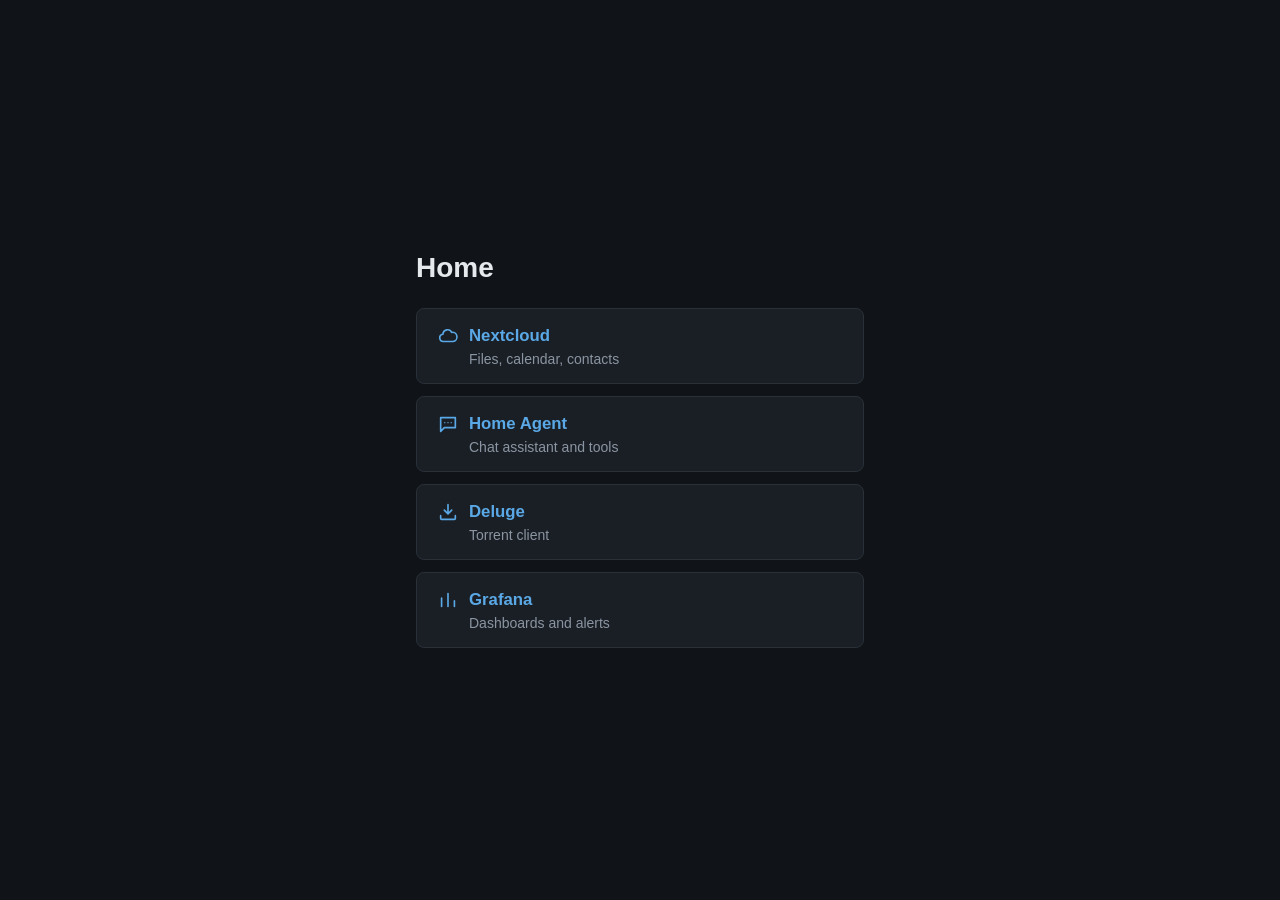
<file: files/index.html>
<!DOCTYPE html>
<html lang="en">
<head>
  <meta charset="utf-8">
  <meta name="viewport" content="width=device-width, initial-scale=1">
  <title>Home</title>
  <link rel="stylesheet" href="style.css">
</head>
<body>
  <main>
    <h1>Home</h1>
    <ul class="links">
      <li>
        <a href="https://nextcloud.jkandler.de/">
          <span class="icon" aria-hidden="true"><svg viewBox="0 0 24 24" fill="none" stroke="currentColor" stroke-width="1.8" stroke-linecap="round" stroke-linejoin="round"> <path d="M7 18a4 4 0 0 1-.5-7.97A5 5 0 0 1 16 8.05 4.5 4.5 0 0 1 17.5 18H7Z"/></svg></span>
          <span class="label">Nextcloud</span>
        </a>
        <span class="description">Files, calendar, contacts</span>
      </li>
      <li>
        <a href="https://ai.jkandler.de/">
          <span class="icon" aria-hidden="true"><svg viewBox="0 0 24 24" fill="none" stroke="currentColor" stroke-width="1.8" stroke-linecap="round" stroke-linejoin="round"> <path d="M4 5h16v11H8l-4 4V5Z"/> <circle cx="8.5" cy="10.5" r="0.75" fill="currentColor" stroke="none"/> <circle cx="12" cy="10.5" r="0.75" fill="currentColor" stroke="none"/> <circle cx="15.5" cy="10.5" r="0.75" fill="currentColor" stroke="none"/> </svg></span>
          <span class="label">Home Agent</span>
        </a>
        <span class="description">Chat assistant and tools</span>
      </li>
      <li>
        <a href="https://torrent.jkandler.de/">
          <span class="icon" aria-hidden="true"><svg viewBox="0 0 24 24" fill="none" stroke="currentColor" stroke-width="1.8" stroke-linecap="round" stroke-linejoin="round"> <path d="M12 4v10m0 0-4-4m4 4 4-4"/> <path d="M4 16v3a1 1 0 0 0 1 1h14a1 1 0 0 0 1-1v-3"/></svg></span>
          <span class="label">Deluge</span>
        </a>
        <span class="description">Torrent client</span>
      </li>
      <li>
        <a href="https://grafana.jkandler.de/">
          <span class="icon" aria-hidden="true"><svg viewBox="0 0 24 24" fill="none" stroke="currentColor" stroke-width="1.8" stroke-linecap="round" stroke-linejoin="round"> <path d="M5 19V10M12 19V5M19 19v-6"/></svg></span>
          <span class="label">Grafana</span>
        </a>
        <span class="description">Dashboards and alerts</span>
      </li>
    </ul>
  </main>
</body>
</html>
</file>
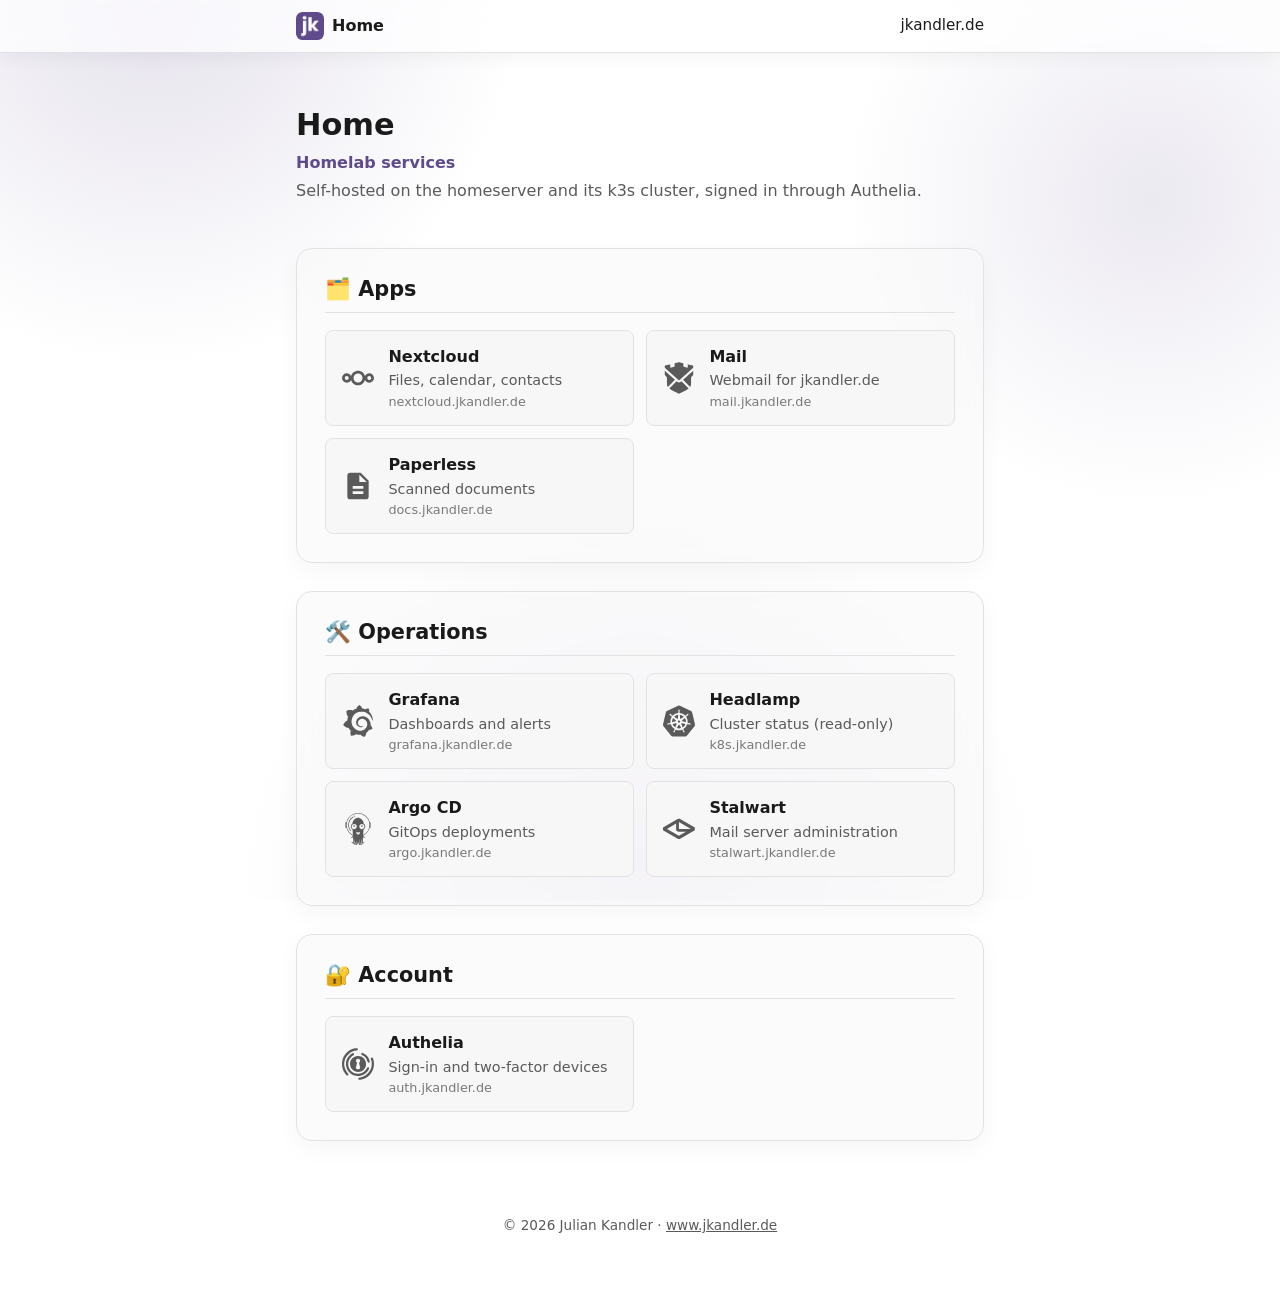
<file: argocd/landing-page/files/index.html>
<!DOCTYPE html>
<html lang="en">
<head>
  <meta charset="utf-8">
  <meta name="viewport" content="width=device-width, initial-scale=1">
  <title>Home · Julian Kandler</title>
  <link rel="icon" href="favicon-128.png" type="image/png">
  <link rel="stylesheet" href="style.css">
</head>
<body>
  <header class="topbar">
    <div class="topbar-inner">
      <span class="brand"><img class="brand-logo" src="favicon-128.png" width="32" height="32" alt="">Home</span>
      <a class="topbar-link" href="https://www.jkandler.de/">jkandler.de</a>
    </div>
  </header>

  <header class="hero">
    <h1>Home</h1>
    <p class="title">Homelab services</p>
    <p class="tagline">Self-hosted on the homeserver and its k3s cluster, signed in through Authelia.</p>
  </header>

  <main>
    <section aria-labelledby="apps-heading">
      <h2 id="apps-heading">🗂️ Apps</h2>
      <ul class="services">
        <li>
          <a href="https://nextcloud.jkandler.de/">
            <svg class="icon" viewBox="0 0 24 24" aria-hidden="true"><path d="M12.018 6.537c-2.5 0-4.6 1.712-5.241 4.015-.56-1.232-1.793-2.105-3.225-2.105A3.569 3.569 0 0 0 0 12a3.569 3.569 0 0 0 3.552 3.553c1.432 0 2.664-.874 3.224-2.106.641 2.304 2.742 4.016 5.242 4.016 2.487 0 4.576-1.693 5.231-3.977.569 1.21 1.783 2.067 3.198 2.067A3.568 3.568 0 0 0 24 12a3.569 3.569 0 0 0-3.553-3.553c-1.416 0-2.63.858-3.199 2.067-.654-2.284-2.743-3.978-5.23-3.977zm0 2.085c1.878 0 3.378 1.5 3.378 3.378 0 1.878-1.5 3.378-3.378 3.378A3.362 3.362 0 0 1 8.641 12c0-1.878 1.5-3.378 3.377-3.378zm-8.466 1.91c.822 0 1.467.645 1.467 1.468s-.644 1.467-1.467 1.468A1.452 1.452 0 0 1 2.085 12c0-.823.644-1.467 1.467-1.467zm16.895 0c.823 0 1.468.645 1.468 1.468s-.645 1.468-1.468 1.468A1.452 1.452 0 0 1 18.98 12c0-.823.644-1.467 1.467-1.467z"/></svg>
            <span class="text"><span class="label">Nextcloud</span><span class="description">Files, calendar, contacts</span><span class="host">nextcloud.jkandler.de</span></span>
          </a>
        </li>
        <li>
          <a href="https://mail.jkandler.de/">
            <svg class="icon" viewBox="0 0 1000 1000" aria-hidden="true"><path d="M 373.467 557.247 L 55.226 271.52 L 55.226 385.564 C 55.226 398.153 62.453 415.6 71.355 424.501 L 107.525 460.671 C 116.426 469.573 123.653 487.02 123.653 499.609 L 123.653 682.08 C 123.655 718.462 133.336 750.017 152.047 778.668 L 373.467 557.247 Z"/><path d="M 626.533 557.247 L 944.774 271.52 L 944.774 396.969 C 944.774 403.263 941.16 411.987 936.709 416.437 L 884.411 468.736 C 879.96 473.186 876.347 481.91 876.347 488.204 L 876.347 682.08 C 876.345 718.462 866.664 750.017 847.953 778.668 L 626.533 557.247 Z"/><path d="M 500 638.743 L 500 638.743 C 466.206 638.738 448.855 625.316 424.448 603.033 L 197.809 829.672 C 261.382 884.635 364.213 931.859 500 990 Q 500 990 500 990 C 635.787 931.859 738.618 884.635 802.191 829.672 L 575.552 603.033 C 551.145 625.316 533.794 638.738 500 638.743 Z"/><path d="M 483.028 563.647 L 63.713 187.183 C 59.029 182.978 55.226 174.454 55.226 168.159 L 55.226 122.542 C 55.226 116.247 60.206 109.988 66.339 108.573 L 215.181 74.225 C 221.314 72.809 226.293 76.77 226.293 83.065 L 226.293 176.92 L 352.034 147.895 C 358.167 146.479 363.147 140.219 363.147 133.925 L 363.147 51.483 C 363.147 45.189 368.126 38.93 374.259 37.514 L 488.888 11.061 C 495.021 9.646 504.979 9.646 511.112 11.061 L 625.741 37.514 C 631.874 38.93 636.853 45.189 636.853 51.483 L 636.853 133.925 C 636.853 140.219 641.833 146.479 647.966 147.895 L 773.707 176.92 L 773.707 83.065 C 773.707 76.77 778.686 72.809 784.819 74.225 L 933.661 108.573 C 939.794 109.988 944.774 116.247 944.774 122.542 L 944.774 168.159 C 944.774 174.454 940.971 182.978 936.287 187.183 L 516.972 563.647 C 507.605 572.056 492.395 572.056 483.028 563.647 Z"/></svg>
            <span class="text"><span class="label">Mail</span><span class="description">Webmail for jkandler.de</span><span class="host">mail.jkandler.de</span></span>
          </a>
        </li>
        <li>
          <a href="https://docs.jkandler.de/">
            <svg class="icon" viewBox="0 0 24 24" aria-hidden="true"><path d="M14 2H6c-1.1 0-2 .9-2 2v16c0 1.1.9 2 2 2h12c1.1 0 2-.9 2-2V8l-6-6zm2 16H8v-2h8v2zm0-4H8v-2h8v2zm-3-5V3.5L18.5 9H13z"/></svg>
            <span class="text"><span class="label">Paperless</span><span class="description">Scanned documents</span><span class="host">docs.jkandler.de</span></span>
          </a>
        </li>
      </ul>
    </section>

    <section aria-labelledby="ops-heading">
      <h2 id="ops-heading">🛠️ Operations</h2>
      <ul class="services">
        <li>
          <a href="https://grafana.jkandler.de/">
            <svg class="icon" viewBox="0 0 24 24" aria-hidden="true"><path d="M23.02 10.59a8.578 8.578 0 0 0-.862-3.034 8.911 8.911 0 0 0-1.789-2.445c.337-1.342-.413-2.505-.413-2.505-1.292-.08-2.113.4-2.416.62-.052-.02-.102-.044-.154-.064-.22-.089-.446-.172-.677-.247-.231-.073-.47-.14-.711-.197a9.867 9.867 0 0 0-.875-.161C14.557.753 12.94 0 12.94 0c-1.804 1.145-2.147 2.744-2.147 2.744l-.018.093c-.098.029-.2.057-.298.088-.138.042-.275.094-.413.143-.138.055-.275.107-.41.166a8.869 8.869 0 0 0-1.557.87l-.063-.029c-2.497-.955-4.716.195-4.716.195-.203 2.658.996 4.33 1.235 4.636a11.608 11.608 0 0 0-.607 2.635C1.636 12.677.953 15.014.953 15.014c1.926 2.214 4.171 2.351 4.171 2.351.003-.002.006-.002.006-.005.285.509.615.994.986 1.446.156.19.32.371.488.548-.704 2.009.099 3.68.099 3.68 2.144.08 3.553-.937 3.849-1.173a9.784 9.784 0 0 0 3.164.501h.08l.055-.003.107-.002.103-.005.003.002c1.01 1.44 2.788 1.646 2.788 1.646 1.264-1.332 1.337-2.653 1.337-2.94v-.058c0-.02-.003-.039-.003-.06.265-.187.52-.387.758-.6a7.875 7.875 0 0 0 1.415-1.7c1.43.083 2.437-.885 2.437-.885-.236-1.49-1.085-2.216-1.264-2.354l-.018-.013-.016-.013a.217.217 0 0 1-.031-.02c.008-.092.016-.18.02-.27.011-.162.016-.323.016-.48v-.253l-.005-.098-.008-.135a1.891 1.891 0 0 0-.01-.13c-.003-.042-.008-.083-.013-.125l-.016-.124-.018-.122a6.215 6.215 0 0 0-2.032-3.73 6.015 6.015 0 0 0-3.222-1.46 6.292 6.292 0 0 0-.85-.048l-.107.002h-.063l-.044.003-.104.008a4.777 4.777 0 0 0-3.335 1.695c-.332.4-.592.84-.768 1.297a4.594 4.594 0 0 0-.312 1.817l.003.091c.005.055.007.11.013.164a3.615 3.615 0 0 0 .698 1.82 3.53 3.53 0 0 0 1.827 1.282c.33.098.66.14.971.137.039 0 .078 0 .114-.002l.063-.003c.02 0 .041-.003.062-.003.034-.002.065-.007.099-.01.007 0 .018-.003.028-.003l.031-.005.06-.008a1.18 1.18 0 0 0 .112-.02c.036-.008.072-.013.109-.024a2.634 2.634 0 0 0 .914-.415c.028-.02.056-.041.085-.065a.248.248 0 0 0 .039-.35.244.244 0 0 0-.309-.06l-.078.042c-.09.044-.184.083-.283.116a2.476 2.476 0 0 1-.475.096c-.028.003-.054.006-.083.006l-.083.002c-.026 0-.054 0-.08-.002l-.102-.006h-.012l-.024.006c-.016-.003-.031-.003-.044-.006-.031-.002-.06-.007-.091-.01a2.59 2.59 0 0 1-.724-.213 2.557 2.557 0 0 1-.667-.438 2.52 2.52 0 0 1-.805-1.475 2.306 2.306 0 0 1-.029-.444l.006-.122v-.023l.002-.031c.003-.021.003-.04.005-.06a3.163 3.163 0 0 1 1.352-2.29 3.12 3.12 0 0 1 .937-.43 2.946 2.946 0 0 1 .776-.101h.06l.07.002.045.003h.026l.07.005a4.041 4.041 0 0 1 1.635.49 3.94 3.94 0 0 1 1.602 1.662 3.77 3.77 0 0 1 .397 1.414l.005.076.003.075c.002.026.002.05.002.075 0 .024.003.052 0 .07v.065l-.002.073-.008.174a6.195 6.195 0 0 1-.08.639 5.1 5.1 0 0 1-.267.927 5.31 5.31 0 0 1-.624 1.13 5.052 5.052 0 0 1-3.237 2.014 4.82 4.82 0 0 1-.649.066l-.039.003h-.287a6.607 6.607 0 0 1-1.716-.265 6.776 6.776 0 0 1-3.4-2.274 6.75 6.75 0 0 1-.746-1.15 6.616 6.616 0 0 1-.714-2.596l-.005-.083-.002-.02v-.056l-.003-.073v-.096l-.003-.104v-.07l.003-.163c.008-.22.026-.45.054-.678a8.707 8.707 0 0 1 .28-1.355c.128-.444.286-.872.473-1.277a7.04 7.04 0 0 1 1.456-2.1 5.925 5.925 0 0 1 .953-.763c.169-.111.343-.213.524-.306.089-.05.182-.091.273-.135.047-.02.093-.042.138-.062a7.177 7.177 0 0 1 .714-.267l.145-.045c.049-.015.098-.026.148-.041.098-.029.197-.052.296-.076.049-.013.1-.02.15-.033l.15-.032.151-.028.076-.013.075-.01.153-.024c.057-.01.114-.013.171-.023l.169-.021c.036-.003.073-.008.106-.01l.073-.008.036-.003.042-.002c.057-.003.114-.008.171-.01l.086-.006h.023l.037-.003.145-.007a7.999 7.999 0 0 1 1.708.125 7.917 7.917 0 0 1 2.048.68 8.253 8.253 0 0 1 1.672 1.09l.09.077.089.078c.06.052.114.107.171.159.057.052.112.106.166.16.052.055.107.107.159.164a8.671 8.671 0 0 1 1.41 1.978c.012.026.028.052.04.078l.04.078.075.156c.023.051.05.1.07.153l.065.15a8.848 8.848 0 0 1 .45 1.34.19.19 0 0 0 .201.142.186.186 0 0 0 .172-.184c.01-.246.002-.532-.024-.856z"/></svg>
            <span class="text"><span class="label">Grafana</span><span class="description">Dashboards and alerts</span><span class="host">grafana.jkandler.de</span></span>
          </a>
        </li>
        <li>
          <a href="https://k8s.jkandler.de/">
            <svg class="icon" viewBox="0 0 24 24" aria-hidden="true"><path d="M10.204 14.35l.007.01-.999 2.413a5.171 5.171 0 0 1-2.075-2.597l2.578-.437.004.005a.44.44 0 0 1 .484.606zm-.833-2.129a.44.44 0 0 0 .173-.756l.002-.011L7.585 9.7a5.143 5.143 0 0 0-.73 3.255l2.514-.725.002-.009zm1.145-1.98a.44.44 0 0 0 .699-.337l.01-.005.15-2.62a5.144 5.144 0 0 0-3.01 1.442l2.147 1.523.004-.002zm.76 2.75l.723.349.722-.347.18-.78-.5-.623h-.804l-.5.623.179.779zm1.5-3.095a.44.44 0 0 0 .7.336l.008.003 2.134-1.513a5.188 5.188 0 0 0-2.992-1.442l.148 2.615.002.001zm10.876 5.97l-5.773 7.181a1.6 1.6 0 0 1-1.248.594l-9.261.003a1.6 1.6 0 0 1-1.247-.596l-5.776-7.18a1.583 1.583 0 0 1-.307-1.34L2.1 5.573c.108-.47.425-.864.863-1.073L11.305.513a1.606 1.606 0 0 1 1.385 0l8.345 3.985c.438.209.755.604.863 1.073l2.062 8.955c.108.47-.005.963-.308 1.34zm-3.289-2.057c-.042-.01-.103-.026-.145-.034-.174-.033-.315-.025-.479-.038-.35-.037-.638-.067-.895-.148-.105-.04-.18-.165-.216-.216l-.201-.059a6.45 6.45 0 0 0-.105-2.332 6.465 6.465 0 0 0-.936-2.163c.052-.047.15-.133.177-.159.008-.09.001-.183.094-.282.197-.185.444-.338.743-.522.142-.084.273-.137.415-.242.032-.024.076-.062.11-.089.24-.191.295-.52.123-.736-.172-.216-.506-.236-.745-.045-.034.027-.08.062-.111.088-.134.116-.217.23-.33.35-.246.25-.45.458-.673.609-.097.056-.239.037-.303.033l-.19.135a6.545 6.545 0 0 0-4.146-2.003l-.012-.223c-.065-.062-.143-.115-.163-.25-.022-.268.015-.557.057-.905.023-.163.061-.298.068-.475.001-.04-.001-.099-.001-.142 0-.306-.224-.555-.5-.555-.275 0-.499.249-.499.555l.001.014c0 .041-.002.092 0 .128.006.177.044.312.067.475.042.348.078.637.056.906a.545.545 0 0 1-.162.258l-.012.211a6.424 6.424 0 0 0-4.166 2.003 8.373 8.373 0 0 1-.18-.128c-.09.012-.18.04-.297-.029-.223-.15-.427-.358-.673-.608-.113-.12-.195-.234-.329-.349-.03-.026-.077-.062-.111-.088a.594.594 0 0 0-.348-.132.481.481 0 0 0-.398.176c-.172.216-.117.546.123.737l.007.005.104.083c.142.105.272.159.414.242.299.185.546.338.743.522.076.082.09.226.1.288l.16.143a6.462 6.462 0 0 0-1.02 4.506l-.208.06c-.055.072-.133.184-.215.217-.257.081-.546.11-.895.147-.164.014-.305.006-.48.039-.037.007-.09.02-.133.03l-.004.002-.007.002c-.295.071-.484.342-.423.608.061.267.349.429.645.365l.007-.001.01-.003.129-.029c.17-.046.294-.113.448-.172.33-.118.604-.217.87-.256.112-.009.23.069.288.101l.217-.037a6.5 6.5 0 0 0 2.88 3.596l-.09.218c.033.084.069.199.044.282-.097.252-.263.517-.452.813-.091.136-.185.242-.268.399-.02.037-.045.095-.064.134-.128.275-.034.591.213.71.248.12.556-.007.69-.282v-.002c.02-.039.046-.09.062-.127.07-.162.094-.301.144-.458.132-.332.205-.68.387-.897.05-.06.13-.082.215-.105l.113-.205a6.453 6.453 0 0 0 4.609.012l.106.192c.086.028.18.042.256.155.136.232.229.507.342.84.05.156.074.295.145.457.016.037.043.09.062.129.133.276.442.402.69.282.247-.118.341-.435.213-.71-.02-.039-.045-.096-.065-.134-.083-.156-.177-.261-.268-.398-.19-.296-.346-.541-.443-.793-.04-.13.007-.21.038-.294-.018-.022-.059-.144-.083-.202a6.499 6.499 0 0 0 2.88-3.622c.064.01.176.03.213.038.075-.05.144-.114.28-.104.266.039.54.138.87.256.154.06.277.128.448.173.036.01.088.019.13.028l.009.003.007.001c.297.064.584-.098.645-.365.06-.266-.128-.537-.423-.608zM16.4 9.701l-1.95 1.746v.005a.44.44 0 0 0 .173.757l.003.01 2.526.728a5.199 5.199 0 0 0-.108-1.674A5.208 5.208 0 0 0 16.4 9.7zm-4.013 5.325a.437.437 0 0 0-.404-.232.44.44 0 0 0-.372.233h-.002l-1.268 2.292a5.164 5.164 0 0 0 3.326.003l-1.27-2.296h-.01zm1.888-1.293a.44.44 0 0 0-.27.036.44.44 0 0 0-.214.572l-.003.004 1.01 2.438a5.15 5.15 0 0 0 2.081-2.615l-2.6-.44-.004.005z"/></svg>
            <span class="text"><span class="label">Headlamp</span><span class="description">Cluster status (read-only)</span><span class="host">k8s.jkandler.de</span></span>
          </a>
        </li>
        <li>
          <a href="https://argo.jkandler.de/">
            <svg class="icon" viewBox="0 0 24 24" aria-hidden="true"><path d="M12.581 0c.436.037.871.1 1.299.186 1.679.383 3.121 1.213 4.382 2.365 1.161 1.06 1.917 2.372 2.335 3.881.089.321.216.56.586.624.205.035.238.245.239.43.003.646.002 1.294.002 1.94l-.002 1.21c-.001.356-.116.479-.466.474-.211-.003-.293.119-.344.291-.146.489-.33.966-.552 1.426-.818 1.682-2.084 2.938-3.688 3.87-.077.045-.155.088-.233.131-.252.137-.258.146-.155.415.114.299.358.529.664.625.269.096.553.134.827.21a.672.672 0 0 1 .236.094c-.066.082-.156.067-.231.082-.36.073-.713.184-1.086.17a1.275 1.275 0 0 1-.438-.064c-.114-.045-.152-.006-.176.109a5.354 5.354 0 0 0-.084.92c-.015.617-.071 1.23-.112 1.844-.042.598-.018.651.558.842.281.094.563.187.842.286.069.024.15.038.192.117-.04.057-.098.035-.146.035-.493.003-.985.005-1.478.001-.524-.005-.806-.282-.845-.803-.055-.762-.12-1.524-.182-2.286a.947.947 0 0 0-.026-.12c-.079.455-.065.879-.084 1.298-.023.528-.008 1.057-.007 1.584 0 .27.086.388.335.483.359.135.711.295 1.114.262.141-.012.276.062.402.129.032.017.073.033.069.073-.004.043-.049.047-.084.045-.657-.019-1.317.065-1.972-.028-.323-.046-.533-.236-.631-.552-.094-.303-.114-.617-.137-.93-.046-.626-.078-1.253-.116-1.88a.222.222 0 0 0-.061-.171.282.282 0 0 0-.031.193c-.002.956-.002 1.911-.001 2.866 0 .388.123.575.494.708.481.172.976.298 1.47.423.11.028.225.047.242.192h-1.852c-.051-.01-.103-.022-.155-.03-.701-.1-1.001-.372-1.143-1.042l-.067-.331-.226-1.103c-.069.12-.118.25-.144.386-.083.399-.151.802-.243 1.2-.113.493-.444.763-.932.857l-.33.063H8.558c.057-.171.216-.185.355-.221.476-.127.96-.223 1.417-.409a.603.603 0 0 0 .397-.521c.058-.435.002-.865-.013-1.296a1.528 1.528 0 0 0-.078-.315.405.405 0 0 0-.071.207c-.026.296-.049.591-.075.886-.038.432-.273.716-.679.81a1.702 1.702 0 0 1-.37.045c-.557.003-1.115-.001-1.673-.005-.048 0-.109.019-.148-.065.178-.103.377-.168.582-.187a5.67 5.67 0 0 0 .939-.193c.42-.114.522-.249.512-.687-.023-.931-.091-1.86-.069-2.791.004-.184.001-.368.001-.551a2.387 2.387 0 0 0-.05.385 40.299 40.299 0 0 1-.186 2.623c-.052.513-.296.748-.804.805-.446.051-.889.002-1.332-.02-.108-.006-.234.012-.339-.064.043-.066.106-.07.16-.087.362-.115.725-.224 1.086-.344.246-.081.35-.235.355-.492a2.241 2.241 0 0 0-.003-.232 45.315 45.315 0 0 1-.105-2.149 5.487 5.487 0 0 0-.035-.478c-.024-.188-.131-.287-.295-.258-.505.092-.99-.006-1.473-.139-.059-.016-.134-.007-.178-.088a.986.986 0 0 1 .285-.09c.255-.052.507-.121.753-.208.312-.112.564-.347.695-.651.089-.203.056-.317-.112-.398-1.418-.683-2.512-1.73-3.391-3.017a8.152 8.152 0 0 1-1.123-2.447c-.067-.246-.156-.3-.383-.26-.306.053-.401.006-.535-.273v-3.49c.144-.303.205-.341.534-.329.235.01.247-.004.309-.242.396-1.508 1.082-2.861 2.171-3.988C6.9 1.42 8.523.631 10.34.203c.456-.108.922-.15 1.387-.203h.854Zm7.974 8.948a7.34 7.34 0 0 0-.048-.938 8.353 8.353 0 0 0-.099-.65c-.598-2.964-2.344-5.02-5.051-6.268-1.553-.715-3.21-.835-4.878-.511-3.248.633-5.396 2.583-6.539 5.652-.436 1.173-.495 2.406-.37 3.65.087.935.339 1.846.745 2.694.585 1.213 1.444 2.207 2.477 3.058.343.286.719.528 1.121.719.235.111.247.105.245-.146.006-.16.003-.32-.009-.48-.125-1.02-.142-2.045-.169-3.069a.392.392 0 0 0-.184-.353c-.385-.268-.713-.592-.921-1.019-.474-.97-.372-2.361.813-3.215.136-.097.217-.19.198-.373a1.724 1.724 0 0 1 .031-.442c.177-1.187.748-2.138 1.722-2.84.68-.492 1.442-.772 2.286-.782.483-.007.953.11 1.414.244 1.609.467 2.846 2.07 2.845 3.697a.64.64 0 0 0 .268.565c.463.371.821.83.943 1.426.22 1.077-.083 1.982-.979 2.634-.266.194-.347.406-.333.698.002.047 0 .095-.002.142l-.062 1.439c-.025.586-.138 1.165-.117 1.754.008.223.006.226.201.128a7.46 7.46 0 0 0 2.393-1.903c1.32-1.577 2.074-3.372 2.059-5.511ZM9.117 12.102c1.489.021 2.443-1.578 1.716-2.879a1.937 1.937 0 0 0-1.699-.991c-1.094-.004-1.954.822-1.958 1.881-.005 1.148.813 1.985 1.941 1.989Zm5.794 0c1.101.002 1.935-.823 1.935-1.917 0-1.091-.846-1.949-1.92-1.947-1.064.003-1.94.866-1.943 1.915-.003 1.105.831 1.948 1.928 1.949Zm-1.472 1.937c-.208.128-.407.277-.63.384-.536.257-1.063.257-1.579-.048-.158-.094-.308-.201-.464-.298-.047-.028-.092-.103-.15-.062-.044.03-.01.1-.001.151.037.179.064.362.082.544.027.565.293.992.742 1.31a.984.984 0 0 0 .791.186c.565-.119 1.025-.614 1.124-1.218.043-.266.005-.544.109-.803a.133.133 0 0 0-.024-.146Zm-8.78-4.92c-.012-1.102.143-2.055.54-2.961.633-1.443 1.642-2.553 2.98-3.374a.378.378 0 0 1 .459.067c.06.06.036.118.01.178a1.09 1.09 0 0 1-.48.51c-1.079.639-1.829 1.571-2.357 2.688a6.325 6.325 0 0 0-.618 2.986c.055 1.309.439 2.516 1.213 3.588.088.104.148.23.173.365.01.08.059.168-.031.228a.312.312 0 0 1-.288.041.502.502 0 0 1-.234-.185c-.72-.979-1.193-2.056-1.331-3.273-.036-.326-.004-.653-.036-.858ZM8.94 2.34a.373.373 0 0 1 .378-.382c.211.001.409.226.416.473.004.138-.309.39-.476.386-.189-.005-.318-.2-.318-.477Zm-.465 7.48a.609.609 0 0 1 .586-.631c.38-.003.671.271.675.633.004.356-.27.622-.639.621-.38-.002-.621-.241-.622-.623Zm6.496.623c-.381-.002-.625-.255-.621-.646a.635.635 0 0 1 .596-.613.656.656 0 0 1 .669.643c.001.354-.275.618-.644.616Z"/></svg>
            <span class="text"><span class="label">Argo CD</span><span class="description">GitOps deployments</span><span class="host">argo.jkandler.de</span></span>
          </a>
        </li>
        <li>
          <a href="https://stalwart.jkandler.de/">
            <svg class="icon" viewBox="99.5 67.6 94.9 94.9" aria-hidden="true"><path d="M149.1,84.7h-4.8l-44.8,25.9v8.3l44.8,25.9h4.8l44.8-25.9v-8.3L149.1,84.7z M182,114.7h-35.3V94.4L182,114.7z M146.7,135.1l-35.3-20.4l27-15.6v15.6v4.1v0.5l6.3,3.6h22.9L146.7,135.1z"/></svg>
            <span class="text"><span class="label">Stalwart</span><span class="description">Mail server administration</span><span class="host">stalwart.jkandler.de</span></span>
          </a>
        </li>
      </ul>
    </section>

    <section aria-labelledby="account-heading">
      <h2 id="account-heading">🔐 Account</h2>
      <ul class="services">
        <li>
          <a href="https://auth.jkandler.de/">
            <svg class="icon" viewBox="0 0 24 24" aria-hidden="true"><path d="M10.624.191c-.324.023-.655.011-.97.073-2.883.568-5.244 2.01-7.074 4.3C1.42 6.014.624 7.652.243 9.48c-.25 1.2-.294 2.402-.191 3.627.237 2.832 1.377 5.233 3.345 7.26.332.341.775.348 1.1.055.39-.35.442-.735.124-1.149-.271-.353-.588-.671-.85-1.03-1.625-2.208-2.343-4.674-2.04-7.411.305-2.773 1.6-5.022 3.723-6.795 1.517-1.267 3.288-1.983 5.248-2.24.272-.037.552-.083.803-.186.32-.132.478-.564.4-.923-.085-.384-.355-.483-.702-.477-.194.004-.387 0-.58 0v-.02zm4.639 3.41c-.312-.008-.582.197-.722.512-.176.4-.027.854.367 1.096.123.075.256.134.385.199 1.485.737 2.619 1.834 3.319 3.342.257.554.423 1.15.636 1.726.162.441.509.656.92.579.425-.08.67-.392.668-.952-.016-.081-.035-.261-.082-.435-.535-1.97-1.579-3.616-3.21-4.847-.598-.453-1.28-.812-1.958-1.14a.782.782 0 0 0-.323-.08zm-6.939.23a.903.903 0 0 0-.492.144c-.648.388-1.325.764-1.88 1.266-2.323 2.098-3.262 4.755-2.905 7.84.55 4.74 4.6 8.021 8.9 7.904l.868-.001a.99.99 0 0 0 .109-.007c2.491-.312 4.58-1.387 6.146-3.36.488-.615.86-1.336 1.2-2.049.248-.523-.032-.982-.56-1.12-.38-.1-.72.112-.974.509-.473.737-.89 1.54-1.491 2.16-1.479 1.52-3.322 2.28-5.466 2.199-2.405-.091-4.337-1.127-5.758-3.056-1.088-1.475-1.49-3.168-1.32-4.984.184-1.987 1.038-3.644 2.57-4.927.423-.354.908-.633 1.365-.946.458-.314.568-.715.314-1.15-.153-.262-.371-.413-.626-.422zm3.417 2.167C8.724 6.056 6.02 8.625 6 12 5.98 15.29 8.712 18.017 12 18.02c3.339.005 6.078-2.618 6.062-6.025C18.048 8.45 15.192 5.911 12.034 6a5.726 5.726 0 0 0-.293-.002zm10.752 1.164a.91.91 0 0 0-.137.002c-.404.033-.642.295-.74.646-.053.187-.01.432.064.62a9.546 9.546 0 0 1 .648 3.753 9.994 9.994 0 0 1-1.32 4.76c-1.617 2.84-4.04 4.53-7.243 5.12-.343.063-.694.095-1.033.174-.434.103-.688.473-.641.882.044.38.34.646.769.684.132.012.265.002.398.002l-.001-.003c.145 0 .29.005.434-.002.084-.004.167-.028.25-.04 1.847-.282 3.518-.99 5.037-2.068 1.708-1.213 3.001-2.78 3.897-4.665 1.1-2.317 1.375-4.752.906-7.264-.13-.694-.354-1.376-.584-2.046-.125-.362-.389-.537-.704-.555zm-10.449.862c.13 0 .261.016.392.05.708.18 1.16.787 1.158 1.553.027.504-.211.888-.588 1.183-.207.163-.236.32-.176.558.264 1.052.52 2.107.763 3.164.13.568-.019.872-.522 1.174-.675.404-1.666.354-2.29-.13-.315-.244-.427-.573-.331-.966.252-1.031.494-2.064.762-3.09.086-.33.041-.554-.225-.794-.581-.523-.682-1.253-.317-1.903a1.57 1.57 0 0 1 1.374-.8z"/></svg>
            <span class="text"><span class="label">Authelia</span><span class="description">Sign-in and two-factor devices</span><span class="host">auth.jkandler.de</span></span>
          </a>
        </li>
      </ul>
    </section>
  </main>

  <footer class="site-footer">
    <p>&copy; 2026 Julian Kandler · <a href="https://www.jkandler.de/">www.jkandler.de</a></p>
  </footer>
</body>
</html>
</file>
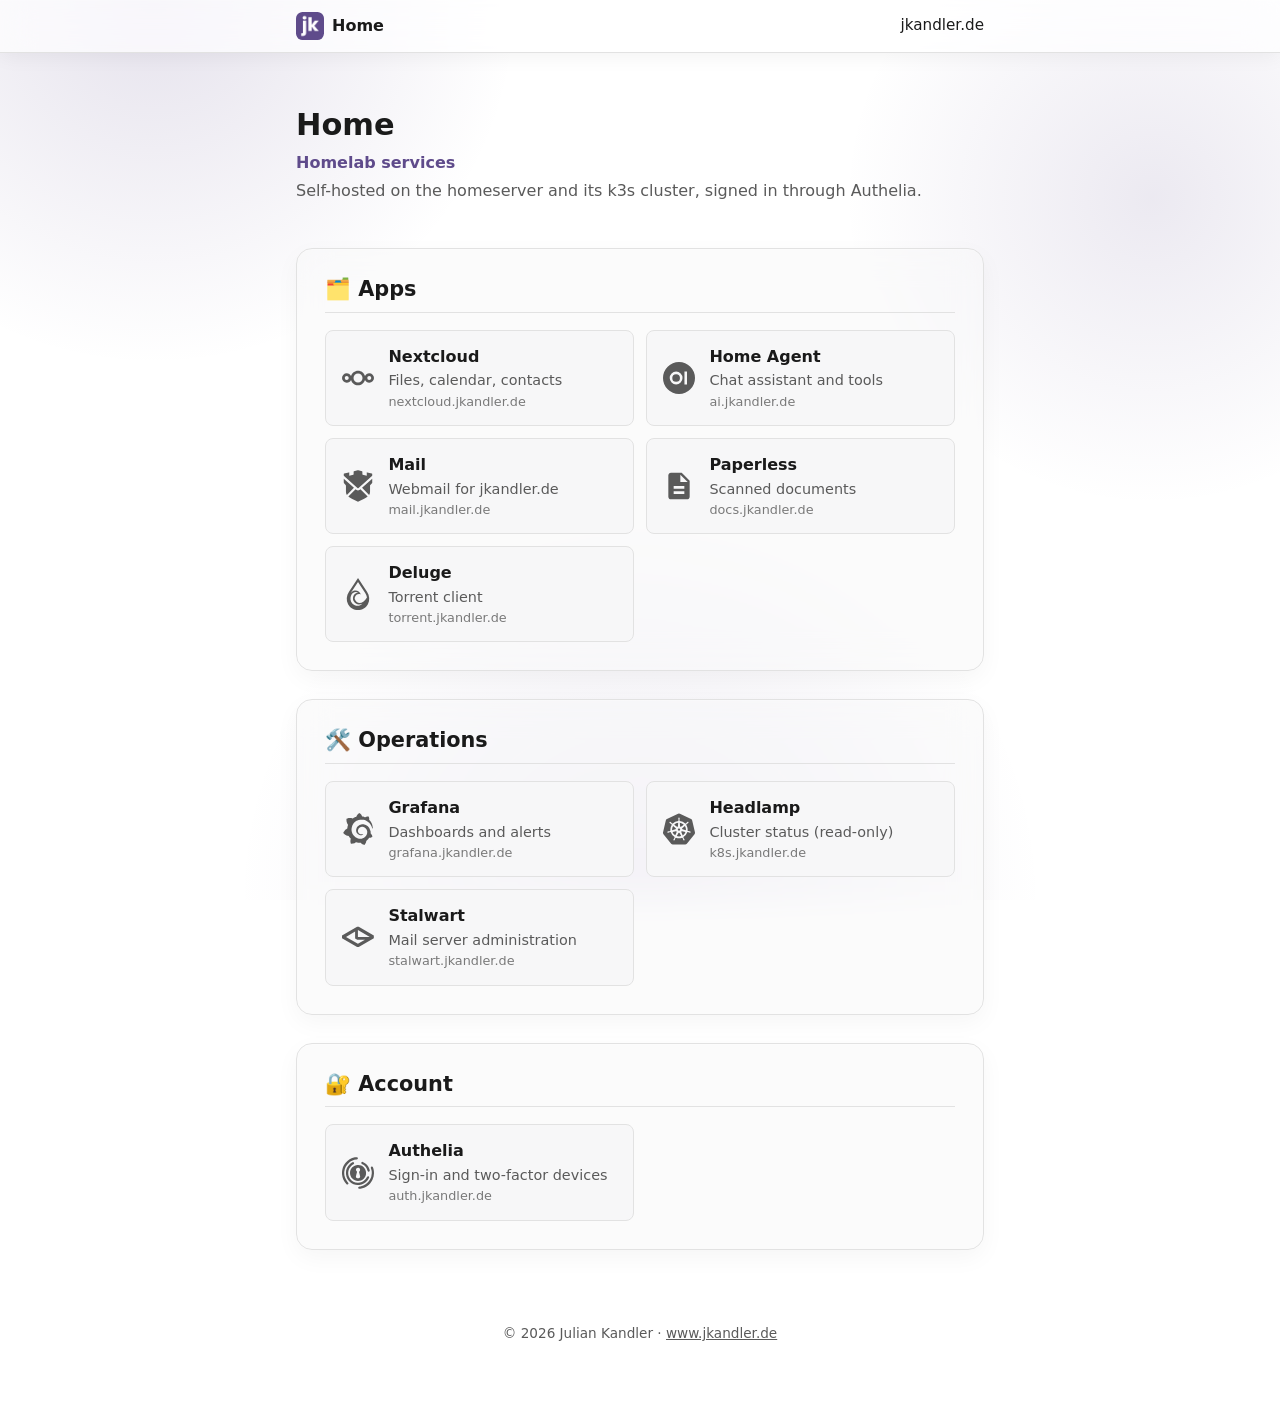
<file: modules/landing_page/files/index.html>
<!DOCTYPE html>
<html lang="en">
<head>
  <meta charset="utf-8">
  <meta name="viewport" content="width=device-width, initial-scale=1">
  <title>Home · Julian Kandler</title>
  <link rel="icon" href="favicon-128.png" type="image/png">
  <link rel="stylesheet" href="style.css">
</head>
<body>
  <header class="topbar">
    <div class="topbar-inner">
      <span class="brand"><img class="brand-logo" src="favicon-128.png" width="32" height="32" alt="">Home</span>
      <a class="topbar-link" href="https://www.jkandler.de/">jkandler.de</a>
    </div>
  </header>

  <header class="hero">
    <h1>Home</h1>
    <p class="title">Homelab services</p>
    <p class="tagline">Self-hosted on the homeserver and its k3s cluster, signed in through Authelia.</p>
  </header>

  <main>
    <section aria-labelledby="apps-heading">
      <h2 id="apps-heading">🗂️ Apps</h2>
      <ul class="services">
        <li>
          <a href="https://nextcloud.jkandler.de/">
            <svg class="icon" viewBox="0 0 24 24" aria-hidden="true"><path d="M12.018 6.537c-2.5 0-4.6 1.712-5.241 4.015-.56-1.232-1.793-2.105-3.225-2.105A3.569 3.569 0 0 0 0 12a3.569 3.569 0 0 0 3.552 3.553c1.432 0 2.664-.874 3.224-2.106.641 2.304 2.742 4.016 5.242 4.016 2.487 0 4.576-1.693 5.231-3.977.569 1.21 1.783 2.067 3.198 2.067A3.568 3.568 0 0 0 24 12a3.569 3.569 0 0 0-3.553-3.553c-1.416 0-2.63.858-3.199 2.067-.654-2.284-2.743-3.978-5.23-3.977zm0 2.085c1.878 0 3.378 1.5 3.378 3.378 0 1.878-1.5 3.378-3.378 3.378A3.362 3.362 0 0 1 8.641 12c0-1.878 1.5-3.378 3.377-3.378zm-8.466 1.91c.822 0 1.467.645 1.467 1.468s-.644 1.467-1.467 1.468A1.452 1.452 0 0 1 2.085 12c0-.823.644-1.467 1.467-1.467zm16.895 0c.823 0 1.468.645 1.468 1.468s-.645 1.468-1.468 1.468A1.452 1.452 0 0 1 18.98 12c0-.823.644-1.467 1.467-1.467z"/></svg>
            <span class="text"><span class="label">Nextcloud</span><span class="description">Files, calendar, contacts</span><span class="host">nextcloud.jkandler.de</span></span>
          </a>
        </li>
        <li>
          <a href="https://ai.jkandler.de/">
            <svg class="icon" viewBox="0 0 500 500" aria-hidden="true"><path fill-rule="evenodd" d="M0 250a250 250 0 1 0 500 0 250 250 0 1 0-500 0zm335-100h40v200h-40zm-130 0a100 100 0 1 0 0 200 100 100 0 1 0 0-200zm0 40a60 60 0 1 1 0 120 60 60 0 1 1 0-120z"/></svg>
            <span class="text"><span class="label">Home Agent</span><span class="description">Chat assistant and tools</span><span class="host">ai.jkandler.de</span></span>
          </a>
        </li>
        <li>
          <a href="https://mail.jkandler.de/">
            <svg class="icon" viewBox="0 0 1000 1000" aria-hidden="true"><path d="M 373.467 557.247 L 55.226 271.52 L 55.226 385.564 C 55.226 398.153 62.453 415.6 71.355 424.501 L 107.525 460.671 C 116.426 469.573 123.653 487.02 123.653 499.609 L 123.653 682.08 C 123.655 718.462 133.336 750.017 152.047 778.668 L 373.467 557.247 Z"/><path d="M 626.533 557.247 L 944.774 271.52 L 944.774 396.969 C 944.774 403.263 941.16 411.987 936.709 416.437 L 884.411 468.736 C 879.96 473.186 876.347 481.91 876.347 488.204 L 876.347 682.08 C 876.345 718.462 866.664 750.017 847.953 778.668 L 626.533 557.247 Z"/><path d="M 500 638.743 L 500 638.743 C 466.206 638.738 448.855 625.316 424.448 603.033 L 197.809 829.672 C 261.382 884.635 364.213 931.859 500 990 Q 500 990 500 990 C 635.787 931.859 738.618 884.635 802.191 829.672 L 575.552 603.033 C 551.145 625.316 533.794 638.738 500 638.743 Z"/><path d="M 483.028 563.647 L 63.713 187.183 C 59.029 182.978 55.226 174.454 55.226 168.159 L 55.226 122.542 C 55.226 116.247 60.206 109.988 66.339 108.573 L 215.181 74.225 C 221.314 72.809 226.293 76.77 226.293 83.065 L 226.293 176.92 L 352.034 147.895 C 358.167 146.479 363.147 140.219 363.147 133.925 L 363.147 51.483 C 363.147 45.189 368.126 38.93 374.259 37.514 L 488.888 11.061 C 495.021 9.646 504.979 9.646 511.112 11.061 L 625.741 37.514 C 631.874 38.93 636.853 45.189 636.853 51.483 L 636.853 133.925 C 636.853 140.219 641.833 146.479 647.966 147.895 L 773.707 176.92 L 773.707 83.065 C 773.707 76.77 778.686 72.809 784.819 74.225 L 933.661 108.573 C 939.794 109.988 944.774 116.247 944.774 122.542 L 944.774 168.159 C 944.774 174.454 940.971 182.978 936.287 187.183 L 516.972 563.647 C 507.605 572.056 492.395 572.056 483.028 563.647 Z"/></svg>
            <span class="text"><span class="label">Mail</span><span class="description">Webmail for jkandler.de</span><span class="host">mail.jkandler.de</span></span>
          </a>
        </li>
        <li>
          <a href="https://docs.jkandler.de/">
            <svg class="icon" viewBox="0 0 24 24" aria-hidden="true"><path d="M14 2H6c-1.1 0-2 .9-2 2v16c0 1.1.9 2 2 2h12c1.1 0 2-.9 2-2V8l-6-6zm2 16H8v-2h8v2zm0-4H8v-2h8v2zm-3-5V3.5L18.5 9H13z"/></svg>
            <span class="text"><span class="label">Paperless</span><span class="description">Scanned documents</span><span class="host">docs.jkandler.de</span></span>
          </a>
        </li>
        <li>
          <a href="https://torrent.jkandler.de/">
            <svg class="icon" viewBox="0 0 24 24" aria-hidden="true"><path d="M18.766 10.341 12.006 0l-6.77 10.342c-1.945 2.97-2.191 6.432-.66 9.264C6.04 22.316 8.885 24 12.001 24c3.113 0 5.957-1.681 7.421-4.388 1.532-2.832 1.287-6.297-.657-9.27zm-10.082 6.9c1.433 2.554 3.608 3.045 6.585 2.102-1.7 1.848-5.188 2.337-7.557-.302-1.63-1.817-1.773-4.351-.642-6.468 1.132-2.117 3.388-2.706 5.012-1.551-3.723.09-4.43 4.38-3.398 6.218zm8.72-6.009c.723 1.107 1.152 2.267 1.314 3.418-3.354 5.763-7.862 4.879-9.062 1.377-.554-1.618 1.19-5.08 4.514-3.725-1.296-2.838-4.238-4.017-6.911-1.809a5.099 5.099 0 0 0-.609.66l5.355-8.179 5.398 8.258z"/></svg>
            <span class="text"><span class="label">Deluge</span><span class="description">Torrent client</span><span class="host">torrent.jkandler.de</span></span>
          </a>
        </li>
      </ul>
    </section>

    <section aria-labelledby="ops-heading">
      <h2 id="ops-heading">🛠️ Operations</h2>
      <ul class="services">
        <li>
          <a href="https://grafana.jkandler.de/">
            <svg class="icon" viewBox="0 0 24 24" aria-hidden="true"><path d="M23.02 10.59a8.578 8.578 0 0 0-.862-3.034 8.911 8.911 0 0 0-1.789-2.445c.337-1.342-.413-2.505-.413-2.505-1.292-.08-2.113.4-2.416.62-.052-.02-.102-.044-.154-.064-.22-.089-.446-.172-.677-.247-.231-.073-.47-.14-.711-.197a9.867 9.867 0 0 0-.875-.161C14.557.753 12.94 0 12.94 0c-1.804 1.145-2.147 2.744-2.147 2.744l-.018.093c-.098.029-.2.057-.298.088-.138.042-.275.094-.413.143-.138.055-.275.107-.41.166a8.869 8.869 0 0 0-1.557.87l-.063-.029c-2.497-.955-4.716.195-4.716.195-.203 2.658.996 4.33 1.235 4.636a11.608 11.608 0 0 0-.607 2.635C1.636 12.677.953 15.014.953 15.014c1.926 2.214 4.171 2.351 4.171 2.351.003-.002.006-.002.006-.005.285.509.615.994.986 1.446.156.19.32.371.488.548-.704 2.009.099 3.68.099 3.68 2.144.08 3.553-.937 3.849-1.173a9.784 9.784 0 0 0 3.164.501h.08l.055-.003.107-.002.103-.005.003.002c1.01 1.44 2.788 1.646 2.788 1.646 1.264-1.332 1.337-2.653 1.337-2.94v-.058c0-.02-.003-.039-.003-.06.265-.187.52-.387.758-.6a7.875 7.875 0 0 0 1.415-1.7c1.43.083 2.437-.885 2.437-.885-.236-1.49-1.085-2.216-1.264-2.354l-.018-.013-.016-.013a.217.217 0 0 1-.031-.02c.008-.092.016-.18.02-.27.011-.162.016-.323.016-.48v-.253l-.005-.098-.008-.135a1.891 1.891 0 0 0-.01-.13c-.003-.042-.008-.083-.013-.125l-.016-.124-.018-.122a6.215 6.215 0 0 0-2.032-3.73 6.015 6.015 0 0 0-3.222-1.46 6.292 6.292 0 0 0-.85-.048l-.107.002h-.063l-.044.003-.104.008a4.777 4.777 0 0 0-3.335 1.695c-.332.4-.592.84-.768 1.297a4.594 4.594 0 0 0-.312 1.817l.003.091c.005.055.007.11.013.164a3.615 3.615 0 0 0 .698 1.82 3.53 3.53 0 0 0 1.827 1.282c.33.098.66.14.971.137.039 0 .078 0 .114-.002l.063-.003c.02 0 .041-.003.062-.003.034-.002.065-.007.099-.01.007 0 .018-.003.028-.003l.031-.005.06-.008a1.18 1.18 0 0 0 .112-.02c.036-.008.072-.013.109-.024a2.634 2.634 0 0 0 .914-.415c.028-.02.056-.041.085-.065a.248.248 0 0 0 .039-.35.244.244 0 0 0-.309-.06l-.078.042c-.09.044-.184.083-.283.116a2.476 2.476 0 0 1-.475.096c-.028.003-.054.006-.083.006l-.083.002c-.026 0-.054 0-.08-.002l-.102-.006h-.012l-.024.006c-.016-.003-.031-.003-.044-.006-.031-.002-.06-.007-.091-.01a2.59 2.59 0 0 1-.724-.213 2.557 2.557 0 0 1-.667-.438 2.52 2.52 0 0 1-.805-1.475 2.306 2.306 0 0 1-.029-.444l.006-.122v-.023l.002-.031c.003-.021.003-.04.005-.06a3.163 3.163 0 0 1 1.352-2.29 3.12 3.12 0 0 1 .937-.43 2.946 2.946 0 0 1 .776-.101h.06l.07.002.045.003h.026l.07.005a4.041 4.041 0 0 1 1.635.49 3.94 3.94 0 0 1 1.602 1.662 3.77 3.77 0 0 1 .397 1.414l.005.076.003.075c.002.026.002.05.002.075 0 .024.003.052 0 .07v.065l-.002.073-.008.174a6.195 6.195 0 0 1-.08.639 5.1 5.1 0 0 1-.267.927 5.31 5.31 0 0 1-.624 1.13 5.052 5.052 0 0 1-3.237 2.014 4.82 4.82 0 0 1-.649.066l-.039.003h-.287a6.607 6.607 0 0 1-1.716-.265 6.776 6.776 0 0 1-3.4-2.274 6.75 6.75 0 0 1-.746-1.15 6.616 6.616 0 0 1-.714-2.596l-.005-.083-.002-.02v-.056l-.003-.073v-.096l-.003-.104v-.07l.003-.163c.008-.22.026-.45.054-.678a8.707 8.707 0 0 1 .28-1.355c.128-.444.286-.872.473-1.277a7.04 7.04 0 0 1 1.456-2.1 5.925 5.925 0 0 1 .953-.763c.169-.111.343-.213.524-.306.089-.05.182-.091.273-.135.047-.02.093-.042.138-.062a7.177 7.177 0 0 1 .714-.267l.145-.045c.049-.015.098-.026.148-.041.098-.029.197-.052.296-.076.049-.013.1-.02.15-.033l.15-.032.151-.028.076-.013.075-.01.153-.024c.057-.01.114-.013.171-.023l.169-.021c.036-.003.073-.008.106-.01l.073-.008.036-.003.042-.002c.057-.003.114-.008.171-.01l.086-.006h.023l.037-.003.145-.007a7.999 7.999 0 0 1 1.708.125 7.917 7.917 0 0 1 2.048.68 8.253 8.253 0 0 1 1.672 1.09l.09.077.089.078c.06.052.114.107.171.159.057.052.112.106.166.16.052.055.107.107.159.164a8.671 8.671 0 0 1 1.41 1.978c.012.026.028.052.04.078l.04.078.075.156c.023.051.05.1.07.153l.065.15a8.848 8.848 0 0 1 .45 1.34.19.19 0 0 0 .201.142.186.186 0 0 0 .172-.184c.01-.246.002-.532-.024-.856z"/></svg>
            <span class="text"><span class="label">Grafana</span><span class="description">Dashboards and alerts</span><span class="host">grafana.jkandler.de</span></span>
          </a>
        </li>
        <li>
          <a href="https://k8s.jkandler.de/">
            <svg class="icon" viewBox="0 0 24 24" aria-hidden="true"><path d="M10.204 14.35l.007.01-.999 2.413a5.171 5.171 0 0 1-2.075-2.597l2.578-.437.004.005a.44.44 0 0 1 .484.606zm-.833-2.129a.44.44 0 0 0 .173-.756l.002-.011L7.585 9.7a5.143 5.143 0 0 0-.73 3.255l2.514-.725.002-.009zm1.145-1.98a.44.44 0 0 0 .699-.337l.01-.005.15-2.62a5.144 5.144 0 0 0-3.01 1.442l2.147 1.523.004-.002zm.76 2.75l.723.349.722-.347.18-.78-.5-.623h-.804l-.5.623.179.779zm1.5-3.095a.44.44 0 0 0 .7.336l.008.003 2.134-1.513a5.188 5.188 0 0 0-2.992-1.442l.148 2.615.002.001zm10.876 5.97l-5.773 7.181a1.6 1.6 0 0 1-1.248.594l-9.261.003a1.6 1.6 0 0 1-1.247-.596l-5.776-7.18a1.583 1.583 0 0 1-.307-1.34L2.1 5.573c.108-.47.425-.864.863-1.073L11.305.513a1.606 1.606 0 0 1 1.385 0l8.345 3.985c.438.209.755.604.863 1.073l2.062 8.955c.108.47-.005.963-.308 1.34zm-3.289-2.057c-.042-.01-.103-.026-.145-.034-.174-.033-.315-.025-.479-.038-.35-.037-.638-.067-.895-.148-.105-.04-.18-.165-.216-.216l-.201-.059a6.45 6.45 0 0 0-.105-2.332 6.465 6.465 0 0 0-.936-2.163c.052-.047.15-.133.177-.159.008-.09.001-.183.094-.282.197-.185.444-.338.743-.522.142-.084.273-.137.415-.242.032-.024.076-.062.11-.089.24-.191.295-.52.123-.736-.172-.216-.506-.236-.745-.045-.034.027-.08.062-.111.088-.134.116-.217.23-.33.35-.246.25-.45.458-.673.609-.097.056-.239.037-.303.033l-.19.135a6.545 6.545 0 0 0-4.146-2.003l-.012-.223c-.065-.062-.143-.115-.163-.25-.022-.268.015-.557.057-.905.023-.163.061-.298.068-.475.001-.04-.001-.099-.001-.142 0-.306-.224-.555-.5-.555-.275 0-.499.249-.499.555l.001.014c0 .041-.002.092 0 .128.006.177.044.312.067.475.042.348.078.637.056.906a.545.545 0 0 1-.162.258l-.012.211a6.424 6.424 0 0 0-4.166 2.003 8.373 8.373 0 0 1-.18-.128c-.09.012-.18.04-.297-.029-.223-.15-.427-.358-.673-.608-.113-.12-.195-.234-.329-.349-.03-.026-.077-.062-.111-.088a.594.594 0 0 0-.348-.132.481.481 0 0 0-.398.176c-.172.216-.117.546.123.737l.007.005.104.083c.142.105.272.159.414.242.299.185.546.338.743.522.076.082.09.226.1.288l.16.143a6.462 6.462 0 0 0-1.02 4.506l-.208.06c-.055.072-.133.184-.215.217-.257.081-.546.11-.895.147-.164.014-.305.006-.48.039-.037.007-.09.02-.133.03l-.004.002-.007.002c-.295.071-.484.342-.423.608.061.267.349.429.645.365l.007-.001.01-.003.129-.029c.17-.046.294-.113.448-.172.33-.118.604-.217.87-.256.112-.009.23.069.288.101l.217-.037a6.5 6.5 0 0 0 2.88 3.596l-.09.218c.033.084.069.199.044.282-.097.252-.263.517-.452.813-.091.136-.185.242-.268.399-.02.037-.045.095-.064.134-.128.275-.034.591.213.71.248.12.556-.007.69-.282v-.002c.02-.039.046-.09.062-.127.07-.162.094-.301.144-.458.132-.332.205-.68.387-.897.05-.06.13-.082.215-.105l.113-.205a6.453 6.453 0 0 0 4.609.012l.106.192c.086.028.18.042.256.155.136.232.229.507.342.84.05.156.074.295.145.457.016.037.043.09.062.129.133.276.442.402.69.282.247-.118.341-.435.213-.71-.02-.039-.045-.096-.065-.134-.083-.156-.177-.261-.268-.398-.19-.296-.346-.541-.443-.793-.04-.13.007-.21.038-.294-.018-.022-.059-.144-.083-.202a6.499 6.499 0 0 0 2.88-3.622c.064.01.176.03.213.038.075-.05.144-.114.28-.104.266.039.54.138.87.256.154.06.277.128.448.173.036.01.088.019.13.028l.009.003.007.001c.297.064.584-.098.645-.365.06-.266-.128-.537-.423-.608zM16.4 9.701l-1.95 1.746v.005a.44.44 0 0 0 .173.757l.003.01 2.526.728a5.199 5.199 0 0 0-.108-1.674A5.208 5.208 0 0 0 16.4 9.7zm-4.013 5.325a.437.437 0 0 0-.404-.232.44.44 0 0 0-.372.233h-.002l-1.268 2.292a5.164 5.164 0 0 0 3.326.003l-1.27-2.296h-.01zm1.888-1.293a.44.44 0 0 0-.27.036.44.44 0 0 0-.214.572l-.003.004 1.01 2.438a5.15 5.15 0 0 0 2.081-2.615l-2.6-.44-.004.005z"/></svg>
            <span class="text"><span class="label">Headlamp</span><span class="description">Cluster status (read-only)</span><span class="host">k8s.jkandler.de</span></span>
          </a>
        </li>
        <li>
          <a href="https://stalwart.jkandler.de/">
            <svg class="icon" viewBox="99.5 67.6 94.9 94.9" aria-hidden="true"><path d="M149.1,84.7h-4.8l-44.8,25.9v8.3l44.8,25.9h4.8l44.8-25.9v-8.3L149.1,84.7z M182,114.7h-35.3V94.4L182,114.7z M146.7,135.1l-35.3-20.4l27-15.6v15.6v4.1v0.5l6.3,3.6h22.9L146.7,135.1z"/></svg>
            <span class="text"><span class="label">Stalwart</span><span class="description">Mail server administration</span><span class="host">stalwart.jkandler.de</span></span>
          </a>
        </li>
      </ul>
    </section>

    <section aria-labelledby="account-heading">
      <h2 id="account-heading">🔐 Account</h2>
      <ul class="services">
        <li>
          <a href="https://auth.jkandler.de/">
            <svg class="icon" viewBox="0 0 24 24" aria-hidden="true"><path d="M10.624.191c-.324.023-.655.011-.97.073-2.883.568-5.244 2.01-7.074 4.3C1.42 6.014.624 7.652.243 9.48c-.25 1.2-.294 2.402-.191 3.627.237 2.832 1.377 5.233 3.345 7.26.332.341.775.348 1.1.055.39-.35.442-.735.124-1.149-.271-.353-.588-.671-.85-1.03-1.625-2.208-2.343-4.674-2.04-7.411.305-2.773 1.6-5.022 3.723-6.795 1.517-1.267 3.288-1.983 5.248-2.24.272-.037.552-.083.803-.186.32-.132.478-.564.4-.923-.085-.384-.355-.483-.702-.477-.194.004-.387 0-.58 0v-.02zm4.639 3.41c-.312-.008-.582.197-.722.512-.176.4-.027.854.367 1.096.123.075.256.134.385.199 1.485.737 2.619 1.834 3.319 3.342.257.554.423 1.15.636 1.726.162.441.509.656.92.579.425-.08.67-.392.668-.952-.016-.081-.035-.261-.082-.435-.535-1.97-1.579-3.616-3.21-4.847-.598-.453-1.28-.812-1.958-1.14a.782.782 0 0 0-.323-.08zm-6.939.23a.903.903 0 0 0-.492.144c-.648.388-1.325.764-1.88 1.266-2.323 2.098-3.262 4.755-2.905 7.84.55 4.74 4.6 8.021 8.9 7.904l.868-.001a.99.99 0 0 0 .109-.007c2.491-.312 4.58-1.387 6.146-3.36.488-.615.86-1.336 1.2-2.049.248-.523-.032-.982-.56-1.12-.38-.1-.72.112-.974.509-.473.737-.89 1.54-1.491 2.16-1.479 1.52-3.322 2.28-5.466 2.199-2.405-.091-4.337-1.127-5.758-3.056-1.088-1.475-1.49-3.168-1.32-4.984.184-1.987 1.038-3.644 2.57-4.927.423-.354.908-.633 1.365-.946.458-.314.568-.715.314-1.15-.153-.262-.371-.413-.626-.422zm3.417 2.167C8.724 6.056 6.02 8.625 6 12 5.98 15.29 8.712 18.017 12 18.02c3.339.005 6.078-2.618 6.062-6.025C18.048 8.45 15.192 5.911 12.034 6a5.726 5.726 0 0 0-.293-.002zm10.752 1.164a.91.91 0 0 0-.137.002c-.404.033-.642.295-.74.646-.053.187-.01.432.064.62a9.546 9.546 0 0 1 .648 3.753 9.994 9.994 0 0 1-1.32 4.76c-1.617 2.84-4.04 4.53-7.243 5.12-.343.063-.694.095-1.033.174-.434.103-.688.473-.641.882.044.38.34.646.769.684.132.012.265.002.398.002l-.001-.003c.145 0 .29.005.434-.002.084-.004.167-.028.25-.04 1.847-.282 3.518-.99 5.037-2.068 1.708-1.213 3.001-2.78 3.897-4.665 1.1-2.317 1.375-4.752.906-7.264-.13-.694-.354-1.376-.584-2.046-.125-.362-.389-.537-.704-.555zm-10.449.862c.13 0 .261.016.392.05.708.18 1.16.787 1.158 1.553.027.504-.211.888-.588 1.183-.207.163-.236.32-.176.558.264 1.052.52 2.107.763 3.164.13.568-.019.872-.522 1.174-.675.404-1.666.354-2.29-.13-.315-.244-.427-.573-.331-.966.252-1.031.494-2.064.762-3.09.086-.33.041-.554-.225-.794-.581-.523-.682-1.253-.317-1.903a1.57 1.57 0 0 1 1.374-.8z"/></svg>
            <span class="text"><span class="label">Authelia</span><span class="description">Sign-in and two-factor devices</span><span class="host">auth.jkandler.de</span></span>
          </a>
        </li>
      </ul>
    </section>
  </main>

  <footer class="site-footer">
    <p>&copy; 2026 Julian Kandler · <a href="https://www.jkandler.de/">www.jkandler.de</a></p>
  </footer>
</body>
</html>
</file>
<file: files/style.css>
:root {
  color-scheme: light dark;
  --bg: #101418;
  --fg: #e6e9ec;
  --muted: #8b95a1;
  --accent: #5aa9e6;
  --card: #1a1f26;
  --border: #2a3038;
}

* {
  box-sizing: border-box;
}

body {
  margin: 0;
  min-height: 100vh;
  display: flex;
  align-items: center;
  justify-content: center;
  background: var(--bg);
  color: var(--fg);
  font-family: -apple-system, BlinkMacSystemFont, "Segoe UI", Roboto, sans-serif;
}

main {
  width: 100%;
  max-width: 32rem;
  padding: 2rem;
}

h1 {
  margin: 0 0 1.5rem;
  font-size: 1.75rem;
  font-weight: 600;
}

ul.links {
  list-style: none;
  margin: 0;
  padding: 0;
  display: grid;
  gap: 0.75rem;
}

ul.links li {
  display: flex;
  flex-direction: column;
  padding: 1rem 1.25rem;
  background: var(--card);
  border: 1px solid var(--border);
  border-radius: 0.5rem;
}

ul.links a {
  display: flex;
  align-items: center;
  gap: 0.625rem;
  color: var(--accent);
  text-decoration: none;
  font-size: 1.05rem;
  font-weight: 600;
}

ul.links a:hover .label {
  text-decoration: underline;
}

ul.links .icon {
  display: flex;
  flex-shrink: 0;
  width: 1.375rem;
  height: 1.375rem;
}

ul.links .icon svg {
  width: 100%;
  height: 100%;
}

ul.links .description {
  display: block;
  margin-top: 0.25rem;
  margin-left: calc(1.375rem + 0.625rem);
  color: var(--muted);
  font-size: 0.875rem;
}
</file>
<file: argocd/landing-page/files/style.css>
/* Tokens and surfaces follow www.jkandler.de (KandlerLi/website/site/style.css). */

:root {
  color-scheme: light dark;
  --bg: #ffffff;
  --fg: #1a1a1a;
  --muted: #5a5a5a;
  --accent: #5f4b8b;
  --border: #e2e2e2;
  --card-bg: #f7f7f8;
  --max-width: 46rem;
  --topbar-height: 3.25rem;
}

@media (prefers-color-scheme: dark) {
  :root {
    --bg: #14161a;
    --fg: #eaeaea;
    --muted: #a3a3a3;
    --accent: #a695d6;
    --border: #2a2d33;
    --card-bg: #1c1f24;
  }
}

* {
  box-sizing: border-box;
}

body {
  margin: 0;
  background-color: var(--bg);
  color: var(--fg);
  font-family: system-ui, -apple-system, "Segoe UI", Roboto, sans-serif;
  line-height: 1.55;
}

@supports (background: color-mix(in srgb, red 50%, transparent)) {
  body {
    background-image:
      radial-gradient(38rem 38rem at 12% 0%, color-mix(in srgb, var(--accent) 16%, transparent), transparent 60%),
      radial-gradient(32rem 32rem at 90% 22%, color-mix(in srgb, var(--accent) 12%, transparent), transparent 60%),
      radial-gradient(42rem 42rem at 50% 100%, color-mix(in srgb, var(--accent) 10%, transparent), transparent 60%);
    background-repeat: no-repeat;
    background-attachment: fixed;
  }
}

main,
.hero,
.topbar-inner {
  max-width: var(--max-width);
  margin: 0 auto;
  padding: 0 1.5rem;
}

/* Topbar */

.topbar {
  position: sticky;
  top: 0;
  z-index: 50;
  background: var(--bg);
  border-bottom: 1px solid var(--border);
  box-shadow: 0 1px 0 rgba(255, 255, 255, 0.12) inset, 0 4px 20px rgba(0, 0, 0, 0.05);
}

.topbar-inner {
  display: flex;
  align-items: center;
  height: var(--topbar-height);
}

.brand {
  font-weight: 700;
  margin-right: auto;
  display: flex;
  align-items: center;
  gap: 0.5rem;
}

.brand-logo {
  width: 1.75rem;
  height: 1.75rem;
  border-radius: 0.4rem;
}

.topbar-link {
  color: var(--fg);
  text-decoration: none;
  font-size: 0.95rem;
}

.topbar-link:hover {
  color: var(--accent);
}

/* Hero */

.hero {
  padding-top: 3rem;
  padding-bottom: 1rem;
}

.hero h1 {
  margin: 0;
  font-size: 1.9rem;
}

.title {
  margin: 0.15rem 0 0;
  font-weight: 600;
  color: var(--accent);
}

.tagline {
  margin: 0.25rem 0 0;
  color: var(--muted);
}

/* Sections */

section {
  background: var(--card-bg);
  border: 1px solid var(--border);
  border-radius: 1rem;
  padding: 1.5rem 1.75rem 1.75rem;
  margin: 1.75rem 0;
  box-shadow: inset 0 1px 0 rgba(255, 255, 255, 0.15), 0 8px 24px rgba(0, 0, 0, 0.04);
}

@supports (backdrop-filter: blur(1px)) or (-webkit-backdrop-filter: blur(1px)) {
  .topbar {
    background: color-mix(in srgb, var(--bg) 70%, transparent);
    -webkit-backdrop-filter: blur(16px) saturate(160%);
    backdrop-filter: blur(16px) saturate(160%);
  }

  section {
    background: color-mix(in srgb, var(--card-bg) 55%, transparent);
    -webkit-backdrop-filter: blur(16px) saturate(160%);
    backdrop-filter: blur(16px) saturate(160%);
  }
}

h2 {
  font-size: 1.3rem;
  border-bottom: 1px solid var(--border);
  padding-bottom: 0.4rem;
  margin-top: 0;
}

/* Service tiles */

.services {
  list-style: none;
  margin: 0;
  padding: 0;
  display: grid;
  grid-template-columns: repeat(auto-fill, minmax(16rem, 1fr));
  gap: 0.75rem;
}

.services a {
  display: flex;
  align-items: center;
  gap: 0.9rem;
  height: 100%;
  padding: 0.85rem 1rem;
  background: var(--card-bg);
  border: 1px solid var(--border);
  border-radius: 0.5rem;
  color: var(--fg);
  text-decoration: none;
  transition: border-color 0.15s ease, color 0.15s ease;
}

.services a:hover,
.services a:focus-visible {
  border-color: var(--accent);
}

.services a:hover .icon,
.services a:focus-visible .icon,
.services a:hover .label,
.services a:focus-visible .label {
  color: var(--accent);
}

.icon {
  flex: none;
  width: 2rem;
  height: 2rem;
  fill: currentColor;
  color: var(--muted);
  transition: color 0.15s ease;
}

.text {
  display: flex;
  flex-direction: column;
  min-width: 0;
}

.label {
  font-weight: 600;
}

.description {
  color: var(--muted);
  font-size: 0.9rem;
}

.host {
  color: var(--muted);
  font-size: 0.8rem;
  opacity: 0.8;
}

main {
  padding-bottom: 2rem;
}

.site-footer {
  max-width: var(--max-width);
  margin: 0 auto;
  padding: 0 1.5rem 3rem;
  color: var(--muted);
  font-size: 0.85rem;
  text-align: center;
}

.site-footer a {
  color: var(--muted);
}

.site-footer a:hover {
  color: var(--accent);
}
</file>
<file: modules/landing_page/files/style.css>
/* Tokens and surfaces follow www.jkandler.de (KandlerLi/website/site/style.css). */

:root {
  color-scheme: light dark;
  --bg: #ffffff;
  --fg: #1a1a1a;
  --muted: #5a5a5a;
  --accent: #5f4b8b;
  --border: #e2e2e2;
  --card-bg: #f7f7f8;
  --max-width: 46rem;
  --topbar-height: 3.25rem;
}

@media (prefers-color-scheme: dark) {
  :root {
    --bg: #14161a;
    --fg: #eaeaea;
    --muted: #a3a3a3;
    --accent: #a695d6;
    --border: #2a2d33;
    --card-bg: #1c1f24;
  }
}

* {
  box-sizing: border-box;
}

body {
  margin: 0;
  background-color: var(--bg);
  color: var(--fg);
  font-family: system-ui, -apple-system, "Segoe UI", Roboto, sans-serif;
  line-height: 1.55;
}

@supports (background: color-mix(in srgb, red 50%, transparent)) {
  body {
    background-image:
      radial-gradient(38rem 38rem at 12% 0%, color-mix(in srgb, var(--accent) 16%, transparent), transparent 60%),
      radial-gradient(32rem 32rem at 90% 22%, color-mix(in srgb, var(--accent) 12%, transparent), transparent 60%),
      radial-gradient(42rem 42rem at 50% 100%, color-mix(in srgb, var(--accent) 10%, transparent), transparent 60%);
    background-repeat: no-repeat;
    background-attachment: fixed;
  }
}

main,
.hero,
.topbar-inner {
  max-width: var(--max-width);
  margin: 0 auto;
  padding: 0 1.5rem;
}

/* Topbar */

.topbar {
  position: sticky;
  top: 0;
  z-index: 50;
  background: var(--bg);
  border-bottom: 1px solid var(--border);
  box-shadow: 0 1px 0 rgba(255, 255, 255, 0.12) inset, 0 4px 20px rgba(0, 0, 0, 0.05);
}

.topbar-inner {
  display: flex;
  align-items: center;
  height: var(--topbar-height);
}

.brand {
  font-weight: 700;
  margin-right: auto;
  display: flex;
  align-items: center;
  gap: 0.5rem;
}

.brand-logo {
  width: 1.75rem;
  height: 1.75rem;
  border-radius: 0.4rem;
}

.topbar-link {
  color: var(--fg);
  text-decoration: none;
  font-size: 0.95rem;
}

.topbar-link:hover {
  color: var(--accent);
}

/* Hero */

.hero {
  padding-top: 3rem;
  padding-bottom: 1rem;
}

.hero h1 {
  margin: 0;
  font-size: 1.9rem;
}

.title {
  margin: 0.15rem 0 0;
  font-weight: 600;
  color: var(--accent);
}

.tagline {
  margin: 0.25rem 0 0;
  color: var(--muted);
}

/* Sections */

section {
  background: var(--card-bg);
  border: 1px solid var(--border);
  border-radius: 1rem;
  padding: 1.5rem 1.75rem 1.75rem;
  margin: 1.75rem 0;
  box-shadow: inset 0 1px 0 rgba(255, 255, 255, 0.15), 0 8px 24px rgba(0, 0, 0, 0.04);
}

@supports (backdrop-filter: blur(1px)) or (-webkit-backdrop-filter: blur(1px)) {
  .topbar {
    background: color-mix(in srgb, var(--bg) 70%, transparent);
    -webkit-backdrop-filter: blur(16px) saturate(160%);
    backdrop-filter: blur(16px) saturate(160%);
  }

  section {
    background: color-mix(in srgb, var(--card-bg) 55%, transparent);
    -webkit-backdrop-filter: blur(16px) saturate(160%);
    backdrop-filter: blur(16px) saturate(160%);
  }
}

h2 {
  font-size: 1.3rem;
  border-bottom: 1px solid var(--border);
  padding-bottom: 0.4rem;
  margin-top: 0;
}

/* Service tiles */

.services {
  list-style: none;
  margin: 0;
  padding: 0;
  display: grid;
  grid-template-columns: repeat(auto-fill, minmax(16rem, 1fr));
  gap: 0.75rem;
}

.services a {
  display: flex;
  align-items: center;
  gap: 0.9rem;
  height: 100%;
  padding: 0.85rem 1rem;
  background: var(--card-bg);
  border: 1px solid var(--border);
  border-radius: 0.5rem;
  color: var(--fg);
  text-decoration: none;
  transition: border-color 0.15s ease, color 0.15s ease;
}

.services a:hover,
.services a:focus-visible {
  border-color: var(--accent);
}

.services a:hover .icon,
.services a:focus-visible .icon,
.services a:hover .label,
.services a:focus-visible .label {
  color: var(--accent);
}

.icon {
  flex: none;
  width: 2rem;
  height: 2rem;
  fill: currentColor;
  color: var(--muted);
  transition: color 0.15s ease;
}

.text {
  display: flex;
  flex-direction: column;
  min-width: 0;
}

.label {
  font-weight: 600;
}

.description {
  color: var(--muted);
  font-size: 0.9rem;
}

.host {
  color: var(--muted);
  font-size: 0.8rem;
  opacity: 0.8;
}

main {
  padding-bottom: 2rem;
}

.site-footer {
  max-width: var(--max-width);
  margin: 0 auto;
  padding: 0 1.5rem 3rem;
  color: var(--muted);
  font-size: 0.85rem;
  text-align: center;
}

.site-footer a {
  color: var(--muted);
}

.site-footer a:hover {
  color: var(--accent);
}
</file>
